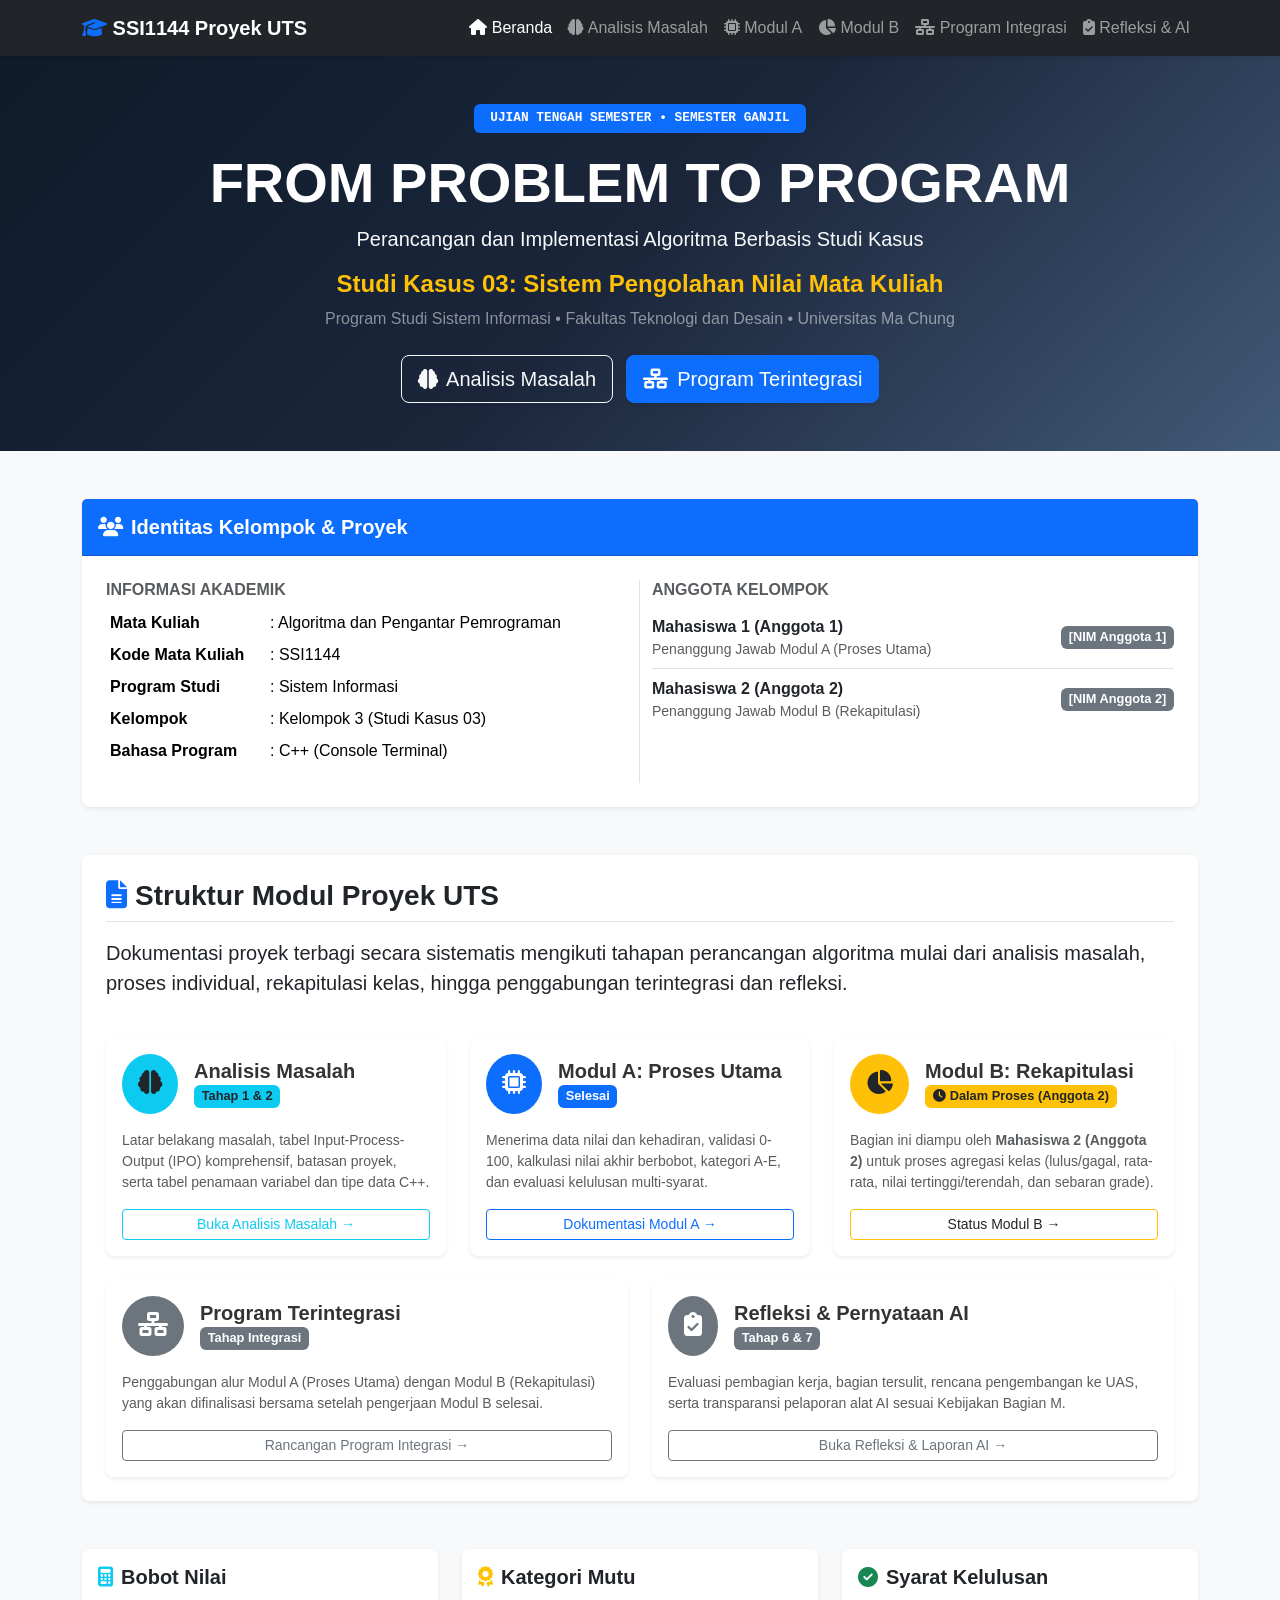
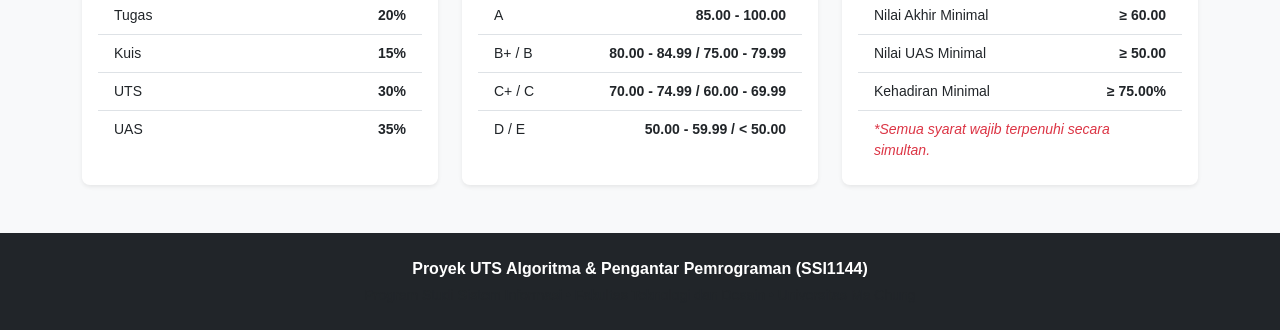
<file: index.html>
<!DOCTYPE html>
<html lang="id">
<head>
    <meta charset="UTF-8">
    <meta name="viewport" content="width=device-width, initial-scale=1.0">
    <title>Proyek UTS SSI1144 - Studi Kasus 03: Pengolahan Nilai Mata Kuliah</title>
    <!-- Bootstrap 5 CSS -->
    <link href="https://cdn.jsdelivr.net/npm/bootstrap@5.3.0/dist/css/bootstrap.min.css" rel="stylesheet">
    <!-- Custom CSS -->
    <link rel="stylesheet" href="assets/css/style.css">
    <!-- Font Awesome -->
    <link rel="stylesheet" href="https://cdnjs.cloudflare.com/ajax/libs/font-awesome/6.4.0/css/all.min.css">
</head>
<body>

    <!-- Navbar -->
    <nav class="navbar navbar-expand-lg navbar-dark bg-dark sticky-top shadow-sm">
        <div class="container">
            <a class="navbar-brand fw-bold" href="index.html">
                <i class="fa-solid fa-graduation-cap text-primary"></i> SSI1144 Proyek UTS
            </a>
            <button class="navbar-toggler" type="button" data-bs-toggle="collapse" data-bs-target="#navbarNav">
                <span class="navbar-toggler-icon"></span>
            </button>
            <div class="collapse navbar-collapse" id="navbarNav">
                <ul class="navbar-nav ms-auto">
                    <li class="nav-item">
                        <a class="nav-link active" href="index.html"><i class="fa-solid fa-house"></i> Beranda</a>
                    </li>
                    <li class="nav-item">
                        <a class="nav-link" href="analisis-masalah.html"><i class="fa-solid fa-brain"></i> Analisis Masalah</a>
                    </li>
                    <li class="nav-item">
                        <a class="nav-link" href="modul-a.html"><i class="fa-solid fa-microchip"></i> Modul A</a>
                    </li>
                    <li class="nav-item">
                        <a class="nav-link" href="modul-b.html"><i class="fa-solid fa-chart-pie"></i> Modul B</a>
                    </li>
                    <li class="nav-item">
                        <a class="nav-link" href="program-terintegrasi.html"><i class="fa-solid fa-network-wired"></i> Program Integrasi</a>
                    </li>
                    <li class="nav-item">
                        <a class="nav-link" href="refleksi.html"><i class="fa-solid fa-clipboard-check"></i> Refleksi &amp; AI</a>
                    </li>
                </ul>
            </div>
        </div>
    </nav>

    <!-- Hero Section -->
    <header class="py-5 text-white hero-section" style="background: linear-gradient(135deg, #0d1b2a, #1b263b, #415a77);">
        <div class="container text-center">
            <span class="badge bg-primary px-3 py-2 mb-3 text-uppercase font-monospace">Ujian Tengah Semester &bull; Semester Ganjil</span>
            <h1 class="display-4 fw-bold">FROM PROBLEM TO PROGRAM</h1>
            <p class="lead text-light mb-2">Perancangan dan Implementasi Algoritma Berbasis Studi Kasus</p>
            <h4 class="text-warning fw-semibold mt-3">Studi Kasus 03: Sistem Pengolahan Nilai Mata Kuliah</h4>
            <p class="text-white-50">Program Studi Sistem Informasi &bull; Fakultas Teknologi dan Desain &bull; Universitas Ma Chung</p>
            <div class="mt-4">
                <a href="analisis-masalah.html" class="btn btn-outline-light btn-lg me-2 shadow-sm"><i class="fa-solid fa-brain me-1"></i> Analisis Masalah</a>
                <a href="program-terintegrasi.html" class="btn btn-primary btn-lg shadow-sm"><i class="fa-solid fa-network-wired me-1"></i> Program Terintegrasi</a>
            </div>
        </div>
    </header>

    <!-- Main Container -->
    <main class="container my-5">
        <!-- Identity Group Card -->
        <div class="card shadow-sm border-0 mb-5">
            <div class="card-header bg-primary text-white py-3">
                <h5 class="mb-0 fw-bold"><i class="fa-solid fa-users me-2"></i>Identitas Kelompok &amp; Proyek</h5>
            </div>
            <div class="card-body p-4">
                <div class="row g-4">
                    <div class="col-md-6 border-end">
                        <h6 class="text-muted text-uppercase fw-bold">Informasi Akademik</h6>
                        <table class="table table-sm table-borderless mt-2">
                            <tr>
                                <td class="fw-bold" style="width: 160px;">Mata Kuliah</td>
                                <td>: Algoritma dan Pengantar Pemrograman</td>
                            </tr>
                            <tr>
                                <td class="fw-bold">Kode Mata Kuliah</td>
                                <td>: SSI1144</td>
                            </tr>
                            <tr>
                                <td class="fw-bold">Program Studi</td>
                                <td>: Sistem Informasi</td>
                            </tr>
                            <tr>
                                <td class="fw-bold">Kelompok</td>
                                <td>: Kelompok 3 (Studi Kasus 03)</td>
                            </tr>
                            <tr>
                                <td class="fw-bold">Bahasa Program</td>
                                <td>: C++ (Console Terminal)</td>
                            </tr>
                        </table>
                    </div>
                    <div class="col-md-6">
                        <h6 class="text-muted text-uppercase fw-bold">Anggota Kelompok</h6>
                        <ul class="list-group list-group-flush mt-2">
                            <li class="list-group-item d-flex justify-content-between align-items-center px-0">
                                <div>
                                    <strong>Mahasiswa 1 (Anggota 1)</strong>
                                    <div class="small text-muted">Penanggung Jawab Modul A (Proses Utama)</div>
                                </div>
                                <span class="badge bg-secondary">[NIM Anggota 1]</span>
                            </li>
                            <li class="list-group-item d-flex justify-content-between align-items-center px-0">
                                <div>
                                    <strong>Mahasiswa 2 (Anggota 2)</strong>
                                    <div class="small text-muted">Penanggung Jawab Modul B (Rekapitulasi)</div>
                                </div>
                                <span class="badge bg-secondary">[NIM Anggota 2]</span>
                            </li>
                        </ul>
                    </div>
                </div>
            </div>
        </div>

        <!-- Section Ringkasan Kasus & Navigasi Modul -->
        <div class="row mb-5" id="ringkasan">
            <div class="col-lg-12">
                <div class="card shadow-sm border-0">
                    <div class="card-body p-4">
                        <h3 class="fw-bold text-dark border-bottom pb-2 mb-3">
                            <i class="fa-solid fa-file-lines text-primary me-2"></i>Struktur Modul Proyek UTS
                        </h3>
                        <p class="lead">
                            Dokumentasi proyek terbagi secara sistematis mengikuti tahapan perancangan algoritma mulai dari analisis masalah, proses individual, rekapitulasi kelas, hingga penggabungan terintegrasi dan refleksi.
                        </p>
                        
                        <div class="row g-4 mt-2">
                            <!-- Card Analisis Masalah -->
                            <div class="col-md-4">
                                <div class="card h-100 border-info border-2 shadow-sm">
                                    <div class="card-body">
                                        <div class="d-flex align-items-center mb-3">
                                            <div class="bg-info text-dark p-3 rounded-circle me-3">
                                                <i class="fa-solid fa-brain fs-4"></i>
                                            </div>
                                            <div>
                                                <h5 class="card-title fw-bold mb-0">Analisis Masalah</h5>
                                                <span class="badge bg-info text-dark">Tahap 1 &amp; 2</span>
                                            </div>
                                        </div>
                                        <p class="card-text text-muted small">
                                            Latar belakang masalah, tabel Input-Process-Output (IPO) komprehensif, batasan proyek, serta tabel penamaan variabel dan tipe data C++.
                                        </p>
                                        <a href="analisis-masalah.html" class="btn btn-outline-info w-100 btn-sm">
                                            Buka Analisis Masalah &rarr;
                                        </a>
                                    </div>
                                </div>
                            </div>

                            <!-- Modul A Overview -->
                            <div class="col-md-4">
                                <div class="card h-100 border-primary border-2 shadow-sm">
                                    <div class="card-body">
                                        <div class="d-flex align-items-center mb-3">
                                            <div class="bg-primary text-white p-3 rounded-circle me-3">
                                                <i class="fa-solid fa-microchip fs-4"></i>
                                            </div>
                                            <div>
                                                <h5 class="card-title fw-bold mb-0">Modul A: Proses Utama</h5>
                                                <span class="badge bg-primary">Selesai</span>
                                            </div>
                                        </div>
                                        <p class="card-text text-muted small">
                                            Menerima data nilai dan kehadiran, validasi 0-100, kalkulasi nilai akhir berbobot, kategori A-E, dan evaluasi kelulusan multi-syarat.
                                        </p>
                                        <a href="modul-a.html" class="btn btn-outline-primary w-100 btn-sm">
                                            Dokumentasi Modul A &rarr;
                                        </a>
                                    </div>
                                </div>
                            </div>

                            <!-- Modul B Overview -->
                            <div class="col-md-4">
                                <div class="card h-100 border-warning border-2 shadow-sm">
                                    <div class="card-body">
                                        <div class="d-flex align-items-center mb-3">
                                            <div class="bg-warning text-dark p-3 rounded-circle me-3">
                                                <i class="fa-solid fa-chart-pie fs-4"></i>
                                            </div>
                                            <div>
                                                <h5 class="card-title fw-bold mb-0">Modul B: Rekapitulasi</h5>
                                                <span class="badge bg-warning text-dark"><i class="fa-solid fa-clock me-1"></i>Dalam Proses (Anggota 2)</span>
                                            </div>
                                        </div>
                                        <p class="card-text text-muted small">
                                            Bagian ini diampu oleh <strong>Mahasiswa 2 (Anggota 2)</strong> untuk proses agregasi kelas (lulus/gagal, rata-rata, nilai tertinggi/terendah, dan sebaran grade).
                                        </p>
                                        <a href="modul-b.html" class="btn btn-outline-warning text-dark w-100 btn-sm">
                                            Status Modul B &rarr;
                                        </a>
                                    </div>
                                </div>
                            </div>

                            <!-- Program Integrasi Overview -->
                            <div class="col-md-6">
                                <div class="card h-100 border-secondary border-2 shadow-sm">
                                    <div class="card-body">
                                        <div class="d-flex align-items-center mb-3">
                                            <div class="bg-secondary text-white p-3 rounded-circle me-3">
                                                <i class="fa-solid fa-network-wired fs-4"></i>
                                            </div>
                                            <div>
                                                <h5 class="card-title fw-bold mb-0">Program Terintegrasi</h5>
                                                <span class="badge bg-secondary">Tahap Integrasi</span>
                                            </div>
                                        </div>
                                        <p class="card-text text-muted small">
                                            Penggabungan alur Modul A (Proses Utama) dengan Modul B (Rekapitulasi) yang akan difinalisasi bersama setelah pengerjaan Modul B selesai.
                                        </p>
                                        <a href="program-terintegrasi.html" class="btn btn-outline-secondary w-100 btn-sm">
                                            Rancangan Program Integrasi &rarr;
                                        </a>
                                    </div>
                                </div>
                            </div>

                            <!-- Refleksi & AI Overview -->
                            <div class="col-md-6">
                                <div class="card h-100 border-secondary border-2 shadow-sm">
                                    <div class="card-body">
                                        <div class="d-flex align-items-center mb-3">
                                            <div class="bg-secondary text-white p-3 rounded-circle me-3">
                                                <i class="fa-solid fa-clipboard-check fs-4"></i>
                                            </div>
                                            <div>
                                                <h5 class="card-title fw-bold mb-0">Refleksi &amp; Pernyataan AI</h5>
                                                <span class="badge bg-secondary">Tahap 6 &amp; 7</span>
                                            </div>
                                        </div>
                                        <p class="card-text text-muted small">
                                            Evaluasi pembagian kerja, bagian tersulit, rencana pengembangan ke UAS, serta transparansi pelaporan alat AI sesuai Kebijakan Bagian M.
                                        </p>
                                        <a href="refleksi.html" class="btn btn-outline-secondary w-100 btn-sm">
                                            Buka Refleksi &amp; Laporan AI &rarr;
                                        </a>
                                    </div>
                                </div>
                            </div>
                        </div>

                    </div>
                </div>
            </div>
        </div>

        <!-- Ketentuan & Parameter Penilaian -->
        <div class="row g-4">
            <div class="col-md-4">
                <div class="card shadow-sm border-0 h-100">
                    <div class="card-body">
                        <h5 class="fw-bold text-dark"><i class="fa-solid fa-calculator text-info me-2"></i>Bobot Nilai</h5>
                        <ul class="list-group list-group-flush small">
                            <li class="list-group-item d-flex justify-content-between"><span>Tugas</span><strong>20%</strong></li>
                            <li class="list-group-item d-flex justify-content-between"><span>Kuis</span><strong>15%</strong></li>
                            <li class="list-group-item d-flex justify-content-between"><span>UTS</span><strong>30%</strong></li>
                            <li class="list-group-item d-flex justify-content-between"><span>UAS</span><strong>35%</strong></li>
                        </ul>
                    </div>
                </div>
            </div>
            <div class="col-md-4">
                <div class="card shadow-sm border-0 h-100">
                    <div class="card-body">
                        <h5 class="fw-bold text-dark"><i class="fa-solid fa-award text-warning me-2"></i>Kategori Mutu</h5>
                        <ul class="list-group list-group-flush small">
                            <li class="list-group-item d-flex justify-content-between"><span>A</span><strong>85.00 - 100.00</strong></li>
                            <li class="list-group-item d-flex justify-content-between"><span>B+ / B</span><strong>80.00 - 84.99 / 75.00 - 79.99</strong></li>
                            <li class="list-group-item d-flex justify-content-between"><span>C+ / C</span><strong>70.00 - 74.99 / 60.00 - 69.99</strong></li>
                            <li class="list-group-item d-flex justify-content-between"><span>D / E</span><strong>50.00 - 59.99 / &lt; 50.00</strong></li>
                        </ul>
                    </div>
                </div>
            </div>
            <div class="col-md-4">
                <div class="card shadow-sm border-0 h-100">
                    <div class="card-body">
                        <h5 class="fw-bold text-dark"><i class="fa-solid fa-circle-check text-success me-2"></i>Syarat Kelulusan</h5>
                        <ul class="list-group list-group-flush small">
                            <li class="list-group-item d-flex justify-content-between"><span>Nilai Akhir Minimal</span><strong>&ge; 60.00</strong></li>
                            <li class="list-group-item d-flex justify-content-between"><span>Nilai UAS Minimal</span><strong>&ge; 50.00</strong></li>
                            <li class="list-group-item d-flex justify-content-between"><span>Kehadiran Minimal</span><strong>&ge; 75.00%</strong></li>
                            <li class="list-group-item text-danger"><em>*Semua syarat wajib terpenuhi secara simultan.</em></li>
                        </ul>
                    </div>
                </div>
            </div>
        </div>

    </main>

    <!-- Footer -->
    <footer class="py-4 bg-dark text-white text-center mt-5">
        <div class="container">
            <p class="m-0 mb-1 fw-bold">Proyek UTS Algoritma &amp; Pengantar Pemrograman (SSI1144)</p>
            <p class="m-0 text-muted small">Program Studi Sistem Informasi &bull; Fakultas Teknologi dan Desain &bull; Universitas Ma Chung</p>
        </div>
    </footer>

    <!-- Bootstrap 5 JS Bundle -->
    <script src="https://cdn.jsdelivr.net/npm/bootstrap@5.3.0/dist/js/bootstrap.bundle.min.js"></script>
    <!-- Custom JS -->
    <script src="assets/js/script.js"></script>
</body>
</html>
</file>
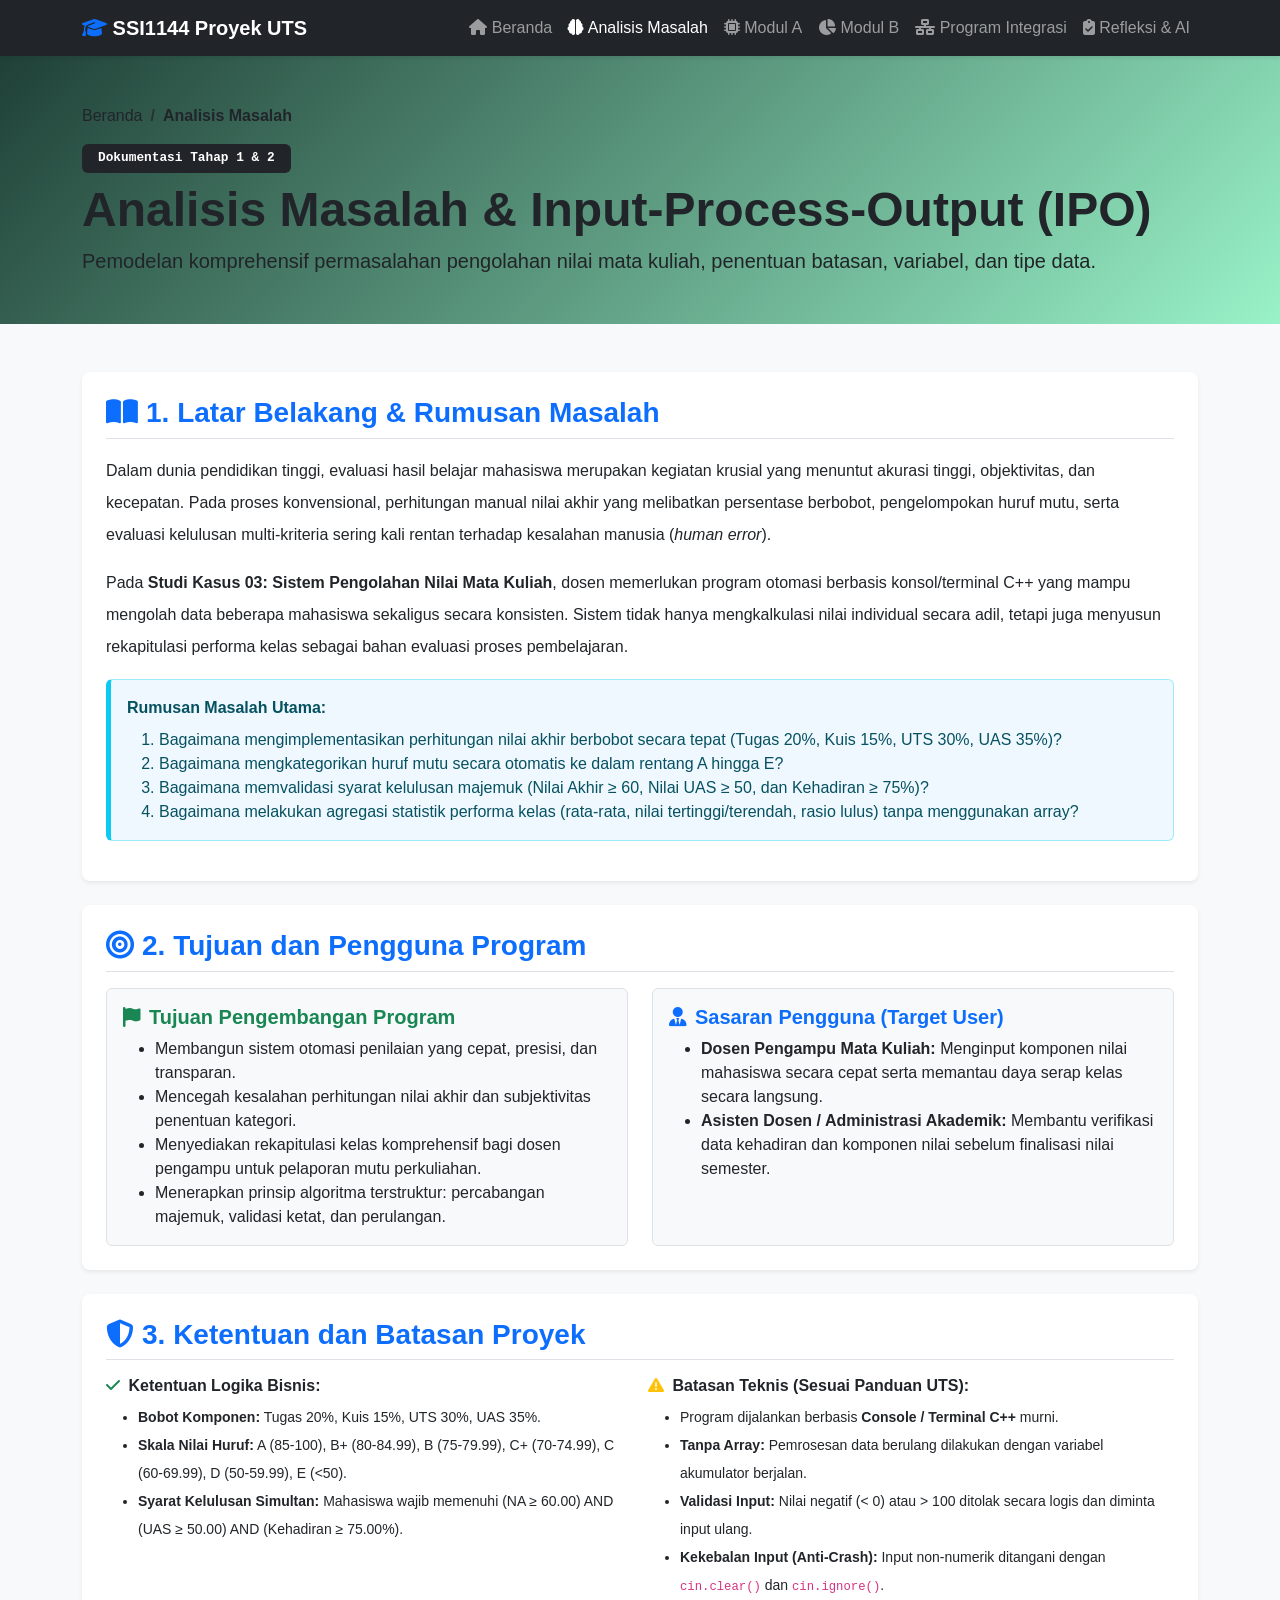
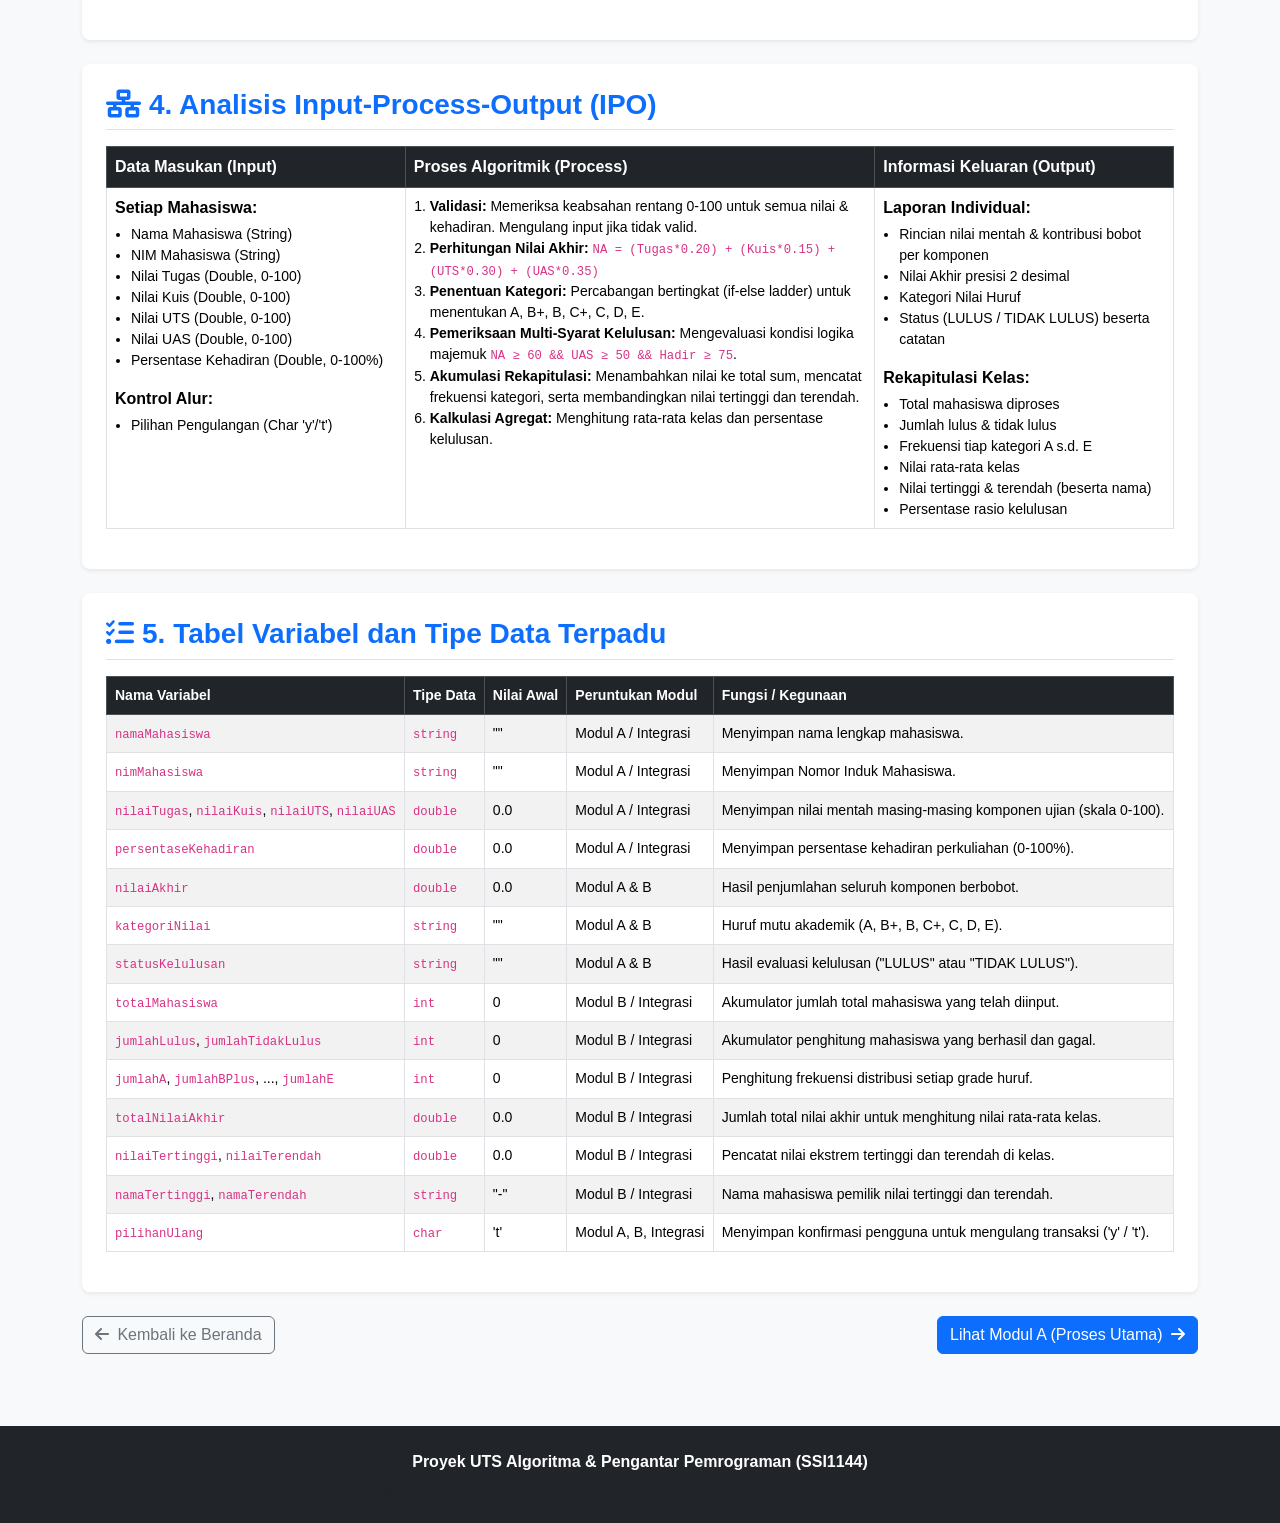
<file: analisis-masalah.html>
<!DOCTYPE html>
<html lang="id">
<head>
    <meta charset="UTF-8">
    <meta name="viewport" content="width=device-width, initial-scale=1.0">
    <title>Analisis Masalah - Studi Kasus 03: Pengolahan Nilai Mata Kuliah</title>
    <!-- Bootstrap 5 CSS -->
    <link href="https://cdn.jsdelivr.net/npm/bootstrap@5.3.0/dist/css/bootstrap.min.css" rel="stylesheet">
    <!-- Custom CSS -->
    <link rel="stylesheet" href="assets/css/style.css">
    <!-- Font Awesome -->
    <link rel="stylesheet" href="https://cdnjs.cloudflare.com/ajax/libs/font-awesome/6.4.0/css/all.min.css">
</head>
<body>

    <!-- Navbar -->
    <nav class="navbar navbar-expand-lg navbar-dark bg-dark sticky-top shadow-sm">
        <div class="container">
            <a class="navbar-brand fw-bold" href="index.html">
                <i class="fa-solid fa-graduation-cap text-primary"></i> SSI1144 Proyek UTS
            </a>
            <button class="navbar-toggler" type="button" data-bs-toggle="collapse" data-bs-target="#navbarNav">
                <span class="navbar-toggler-icon"></span>
            </button>
            <div class="collapse navbar-collapse" id="navbarNav">
                <ul class="navbar-nav ms-auto">
                    <li class="nav-item">
                        <a class="nav-link" href="index.html"><i class="fa-solid fa-house"></i> Beranda</a>
                    </li>
                    <li class="nav-item">
                        <a class="nav-link active" href="analisis-masalah.html"><i class="fa-solid fa-brain"></i> Analisis Masalah</a>
                    </li>
                    <li class="nav-item">
                        <a class="nav-link" href="modul-a.html"><i class="fa-solid fa-microchip"></i> Modul A</a>
                    </li>
                    <li class="nav-item">
                        <a class="nav-link" href="modul-b.html"><i class="fa-solid fa-chart-pie"></i> Modul B</a>
                    </li>
                    <li class="nav-item">
                        <a class="nav-link" href="program-terintegrasi.html"><i class="fa-solid fa-network-wired"></i> Program Integrasi</a>
                    </li>
                    <li class="nav-item">
                        <a class="nav-link" href="refleksi.html"><i class="fa-solid fa-clipboard-check"></i> Refleksi &amp; AI</a>
                    </li>
                </ul>
            </div>
        </div>
    </nav>

    <!-- Header / Hero Section -->
    <header class="py-5 text-white" style="background: linear-gradient(135deg, #1f4037, #99f2c8);">
        <div class="container text-dark">
            <nav aria-label="breadcrumb">
                <ol class="breadcrumb">
                    <li class="breadcrumb-item"><a href="index.html" class="text-dark text-decoration-none">Beranda</a></li>
                    <li class="breadcrumb-item active text-dark fw-bold" aria-current="page">Analisis Masalah</li>
                </ol>
            </nav>
            <span class="badge bg-dark text-white px-3 py-2 mb-2 font-monospace">Dokumentasi Tahap 1 &amp; 2</span>
            <h1 class="display-5 fw-bold text-dark">Analisis Masalah &amp; Input-Process-Output (IPO)</h1>
            <p class="lead mb-0 text-dark">Pemodelan komprehensif permasalahan pengolahan nilai mata kuliah, penentuan batasan, variabel, dan tipe data.</p>
        </div>
    </header>

    <!-- Main Container -->
    <main class="container my-5">
        <div class="row">
            
            <div class="col-lg-12">
                <!-- 1. Latar Belakang & Rumusan Masalah -->
                <div class="card shadow-sm border-0 mb-4">
                    <div class="card-body p-4">
                        <h3 class="fw-bold text-primary border-bottom pb-2 mb-3">
                            <i class="fa-solid fa-book-open me-2"></i>1. Latar Belakang &amp; Rumusan Masalah
                        </h3>
                        <p class="lh-lg">
                            Dalam dunia pendidikan tinggi, evaluasi hasil belajar mahasiswa merupakan kegiatan krusial yang menuntut akurasi tinggi, objektivitas, dan kecepatan. Pada proses konvensional, perhitungan manual nilai akhir yang melibatkan persentase berbobot, pengelompokan huruf mutu, serta evaluasi kelulusan multi-kriteria sering kali rentan terhadap kesalahan manusia (<em>human error</em>).
                        </p>
                        <p class="lh-lg">
                            Pada <strong>Studi Kasus 03: Sistem Pengolahan Nilai Mata Kuliah</strong>, dosen memerlukan program otomasi berbasis konsol/terminal C++ yang mampu mengolah data beberapa mahasiswa sekaligus secara konsisten. Sistem tidak hanya mengkalkulasi nilai individual secara adil, tetapi juga menyusun rekapitulasi performa kelas sebagai bahan evaluasi proses pembelajaran.
                        </p>
                        <div class="alert alert-info">
                            <strong>Rumusan Masalah Utama:</strong>
                            <ol class="mb-0 mt-2">
                                <li>Bagaimana mengimplementasikan perhitungan nilai akhir berbobot secara tepat (Tugas 20%, Kuis 15%, UTS 30%, UAS 35%)?</li>
                                <li>Bagaimana mengkategorikan huruf mutu secara otomatis ke dalam rentang A hingga E?</li>
                                <li>Bagaimana memvalidasi syarat kelulusan majemuk (Nilai Akhir &ge; 60, Nilai UAS &ge; 50, dan Kehadiran &ge; 75%)?</li>
                                <li>Bagaimana melakukan agregasi statistik performa kelas (rata-rata, nilai tertinggi/terendah, rasio lulus) tanpa menggunakan array?</li>
                            </ol>
                        </div>
                    </div>
                </div>

                <!-- 2. Tujuan & Pengguna Program -->
                <div class="card shadow-sm border-0 mb-4">
                    <div class="card-body p-4">
                        <h3 class="fw-bold text-primary border-bottom pb-2 mb-3">
                            <i class="fa-solid fa-bullseye me-2"></i>2. Tujuan dan Pengguna Program
                        </h3>
                        <div class="row g-4">
                            <div class="col-md-6">
                                <div class="p-3 bg-light rounded border h-100">
                                    <h5 class="fw-bold text-success"><i class="fa-solid fa-flag me-2"></i>Tujuan Pengembangan Program</h5>
                                    <ul class="lh-base mb-0">
                                        <li>Membangun sistem otomasi penilaian yang cepat, presisi, dan transparan.</li>
                                        <li>Mencegah kesalahan perhitungan nilai akhir dan subjektivitas penentuan kategori.</li>
                                        <li>Menyediakan rekapitulasi kelas komprehensif bagi dosen pengampu untuk pelaporan mutu perkuliahan.</li>
                                        <li>Menerapkan prinsip algoritma terstruktur: percabangan majemuk, validasi ketat, dan perulangan.</li>
                                    </ul>
                                </div>
                            </div>
                            <div class="col-md-6">
                                <div class="p-3 bg-light rounded border h-100">
                                    <h5 class="fw-bold text-primary"><i class="fa-solid fa-user-tie me-2"></i>Sasaran Pengguna (Target User)</h5>
                                    <ul class="lh-base mb-0">
                                        <li><strong>Dosen Pengampu Mata Kuliah:</strong> Menginput komponen nilai mahasiswa secara cepat serta memantau daya serap kelas secara langsung.</li>
                                        <li><strong>Asisten Dosen / Administrasi Akademik:</strong> Membantu verifikasi data kehadiran dan komponen nilai sebelum finalisasi nilai semester.</li>
                                    </ul>
                                </div>
                            </div>
                        </div>
                    </div>
                </div>

                <!-- 3. Ketentuan dan Batasan Proyek -->
                <div class="card shadow-sm border-0 mb-4">
                    <div class="card-body p-4">
                        <h3 class="fw-bold text-primary border-bottom pb-2 mb-3">
                            <i class="fa-solid fa-shield-halved me-2"></i>3. Ketentuan dan Batasan Proyek
                        </h3>
                        <div class="row g-3">
                            <div class="col-md-6">
                                <h6 class="fw-bold text-dark"><i class="fa-solid fa-check me-1 text-success"></i> Ketentuan Logika Bisnis:</h6>
                                <ul class="small lh-lg">
                                    <li><strong>Bobot Komponen:</strong> Tugas 20%, Kuis 15%, UTS 30%, UAS 35%.</li>
                                    <li><strong>Skala Nilai Huruf:</strong> A (85-100), B+ (80-84.99), B (75-79.99), C+ (70-74.99), C (60-69.99), D (50-59.99), E (&lt;50).</li>
                                    <li><strong>Syarat Kelulusan Simultan:</strong> Mahasiswa wajib memenuhi (NA &ge; 60.00) AND (UAS &ge; 50.00) AND (Kehadiran &ge; 75.00%).</li>
                                </ul>
                            </div>
                            <div class="col-md-6">
                                <h6 class="fw-bold text-dark"><i class="fa-solid fa-triangle-exclamation me-1 text-warning"></i> Batasan Teknis (Sesuai Panduan UTS):</h6>
                                <ul class="small lh-lg">
                                    <li>Program dijalankan berbasis <strong>Console / Terminal C++</strong> murni.</li>
                                    <li><strong>Tanpa Array:</strong> Pemrosesan data berulang dilakukan dengan variabel akumulator berjalan.</li>
                                    <li><strong>Validasi Input:</strong> Nilai negatif (&lt; 0) atau &gt; 100 ditolak secara logis dan diminta input ulang.</li>
                                    <li><strong>Kekebalan Input (Anti-Crash):</strong> Input non-numerik ditangani dengan <code>cin.clear()</code> dan <code>cin.ignore()</code>.</li>
                                </ul>
                            </div>
                        </div>
                    </div>
                </div>

                <!-- 4. Analisis Input-Process-Output (Tabel IPO Lengkap) -->
                <div class="card shadow-sm border-0 mb-4">
                    <div class="card-body p-4">
                        <h3 class="fw-bold text-primary border-bottom pb-2 mb-3">
                            <i class="fa-solid fa-network-wired me-2"></i>4. Analisis Input-Process-Output (IPO)
                        </h3>
                        <div class="table-responsive">
                            <table class="table table-bordered align-top">
                                <thead class="table-dark">
                                    <tr>
                                        <th style="width: 28%;">Data Masukan (Input)</th>
                                        <th style="width: 44%;">Proses Algoritmik (Process)</th>
                                        <th style="width: 28%;">Informasi Keluaran (Output)</th>
                                    </tr>
                                </thead>
                                <tbody>
                                    <tr>
                                        <td>
                                            <p class="fw-bold mb-1">Setiap Mahasiswa:</p>
                                            <ul class="small ps-3">
                                                <li>Nama Mahasiswa (String)</li>
                                                <li>NIM Mahasiswa (String)</li>
                                                <li>Nilai Tugas (Double, 0-100)</li>
                                                <li>Nilai Kuis (Double, 0-100)</li>
                                                <li>Nilai UTS (Double, 0-100)</li>
                                                <li>Nilai UAS (Double, 0-100)</li>
                                                <li>Persentase Kehadiran (Double, 0-100%)</li>
                                            </ul>
                                            <p class="fw-bold mb-1">Kontrol Alur:</p>
                                            <ul class="small ps-3 mb-0">
                                                <li>Pilihan Pengulangan (Char 'y'/'t')</li>
                                            </ul>
                                        </td>
                                        <td>
                                            <ol class="small ps-3 mb-0">
                                                <li><strong>Validasi:</strong> Memeriksa keabsahan rentang 0-100 untuk semua nilai &amp; kehadiran. Mengulang input jika tidak valid.</li>
                                                <li><strong>Perhitungan Nilai Akhir:</strong>
                                                    <code>NA = (Tugas*0.20) + (Kuis*0.15) + (UTS*0.30) + (UAS*0.35)</code>
                                                </li>
                                                <li><strong>Penentuan Kategori:</strong>
                                                    Percabangan bertingkat (if-else ladder) untuk menentukan A, B+, B, C+, C, D, E.
                                                </li>
                                                <li><strong>Pemeriksaan Multi-Syarat Kelulusan:</strong>
                                                    Mengevaluasi kondisi logika majemuk <code>NA &ge; 60 &amp;&amp; UAS &ge; 50 &amp;&amp; Hadir &ge; 75</code>.
                                                </li>
                                                <li><strong>Akumulasi Rekapitulasi:</strong>
                                                    Menambahkan nilai ke total sum, mencatat frekuensi kategori, serta membandingkan nilai tertinggi dan terendah.
                                                </li>
                                                <li><strong>Kalkulasi Agregat:</strong>
                                                    Menghitung rata-rata kelas dan persentase kelulusan.
                                                </li>
                                            </ol>
                                        </td>
                                        <td>
                                            <p class="fw-bold mb-1">Laporan Individual:</p>
                                            <ul class="small ps-3">
                                                <li>Rincian nilai mentah &amp; kontribusi bobot per komponen</li>
                                                <li>Nilai Akhir presisi 2 desimal</li>
                                                <li>Kategori Nilai Huruf</li>
                                                <li>Status (LULUS / TIDAK LULUS) beserta catatan</li>
                                            </ul>
                                            <p class="fw-bold mb-1">Rekapitulasi Kelas:</p>
                                            <ul class="small ps-3 mb-0">
                                                <li>Total mahasiswa diproses</li>
                                                <li>Jumlah lulus &amp; tidak lulus</li>
                                                <li>Frekuensi tiap kategori A s.d. E</li>
                                                <li>Nilai rata-rata kelas</li>
                                                <li>Nilai tertinggi &amp; terendah (beserta nama)</li>
                                                <li>Persentase rasio kelulusan</li>
                                            </ul>
                                        </td>
                                    </tr>
                                </tbody>
                            </table>
                        </div>
                    </div>
                </div>

                <!-- 5. Variabel dan Tipe Data Terpadu -->
                <div class="card shadow-sm border-0 mb-4">
                    <div class="card-body p-4">
                        <h3 class="fw-bold text-primary border-bottom pb-2 mb-3">
                            <i class="fa-solid fa-list-check me-2"></i>5. Tabel Variabel dan Tipe Data Terpadu
                        </h3>
                        <div class="table-responsive">
                            <table class="table table-striped table-hover table-bordered small">
                                <thead class="table-dark">
                                    <tr>
                                        <th>Nama Variabel</th>
                                        <th>Tipe Data</th>
                                        <th>Nilai Awal</th>
                                        <th>Peruntukan Modul</th>
                                        <th>Fungsi / Kegunaan</th>
                                    </tr>
                                </thead>
                                <tbody>
                                    <tr>
                                        <td><code>namaMahasiswa</code></td>
                                        <td><code>string</code></td>
                                        <td>""</td>
                                        <td>Modul A / Integrasi</td>
                                        <td>Menyimpan nama lengkap mahasiswa.</td>
                                    </tr>
                                    <tr>
                                        <td><code>nimMahasiswa</code></td>
                                        <td><code>string</code></td>
                                        <td>""</td>
                                        <td>Modul A / Integrasi</td>
                                        <td>Menyimpan Nomor Induk Mahasiswa.</td>
                                    </tr>
                                    <tr>
                                        <td><code>nilaiTugas</code>, <code>nilaiKuis</code>, <code>nilaiUTS</code>, <code>nilaiUAS</code></td>
                                        <td><code>double</code></td>
                                        <td>0.0</td>
                                        <td>Modul A / Integrasi</td>
                                        <td>Menyimpan nilai mentah masing-masing komponen ujian (skala 0-100).</td>
                                    </tr>
                                    <tr>
                                        <td><code>persentaseKehadiran</code></td>
                                        <td><code>double</code></td>
                                        <td>0.0</td>
                                        <td>Modul A / Integrasi</td>
                                        <td>Menyimpan persentase kehadiran perkuliahan (0-100%).</td>
                                    </tr>
                                    <tr>
                                        <td><code>nilaiAkhir</code></td>
                                        <td><code>double</code></td>
                                        <td>0.0</td>
                                        <td>Modul A &amp; B</td>
                                        <td>Hasil penjumlahan seluruh komponen berbobot.</td>
                                    </tr>
                                    <tr>
                                        <td><code>kategoriNilai</code></td>
                                        <td><code>string</code></td>
                                        <td>""</td>
                                        <td>Modul A &amp; B</td>
                                        <td>Huruf mutu akademik (A, B+, B, C+, C, D, E).</td>
                                    </tr>
                                    <tr>
                                        <td><code>statusKelulusan</code></td>
                                        <td><code>string</code></td>
                                        <td>""</td>
                                        <td>Modul A &amp; B</td>
                                        <td>Hasil evaluasi kelulusan ("LULUS" atau "TIDAK LULUS").</td>
                                    </tr>
                                    <tr>
                                        <td><code>totalMahasiswa</code></td>
                                        <td><code>int</code></td>
                                        <td>0</td>
                                        <td>Modul B / Integrasi</td>
                                        <td>Akumulator jumlah total mahasiswa yang telah diinput.</td>
                                    </tr>
                                    <tr>
                                        <td><code>jumlahLulus</code>, <code>jumlahTidakLulus</code></td>
                                        <td><code>int</code></td>
                                        <td>0</td>
                                        <td>Modul B / Integrasi</td>
                                        <td>Akumulator penghitung mahasiswa yang berhasil dan gagal.</td>
                                    </tr>
                                    <tr>
                                        <td><code>jumlahA</code>, <code>jumlahBPlus</code>, ..., <code>jumlahE</code></td>
                                        <td><code>int</code></td>
                                        <td>0</td>
                                        <td>Modul B / Integrasi</td>
                                        <td>Penghitung frekuensi distribusi setiap grade huruf.</td>
                                    </tr>
                                    <tr>
                                        <td><code>totalNilaiAkhir</code></td>
                                        <td><code>double</code></td>
                                        <td>0.0</td>
                                        <td>Modul B / Integrasi</td>
                                        <td>Jumlah total nilai akhir untuk menghitung nilai rata-rata kelas.</td>
                                    </tr>
                                    <tr>
                                        <td><code>nilaiTertinggi</code>, <code>nilaiTerendah</code></td>
                                        <td><code>double</code></td>
                                        <td>0.0</td>
                                        <td>Modul B / Integrasi</td>
                                        <td>Pencatat nilai ekstrem tertinggi dan terendah di kelas.</td>
                                    </tr>
                                    <tr>
                                        <td><code>namaTertinggi</code>, <code>namaTerendah</code></td>
                                        <td><code>string</code></td>
                                        <td>"-"</td>
                                        <td>Modul B / Integrasi</td>
                                        <td>Nama mahasiswa pemilik nilai tertinggi dan terendah.</td>
                                    </tr>
                                    <tr>
                                        <td><code>pilihanUlang</code></td>
                                        <td><code>char</code></td>
                                        <td>'t'</td>
                                        <td>Modul A, B, Integrasi</td>
                                        <td>Menyimpan konfirmasi pengguna untuk mengulang transaksi ('y' / 't').</td>
                                    </tr>
                                </tbody>
                            </table>
                        </div>
                    </div>
                </div>

                <!-- Navigation buttons -->
                <div class="d-flex justify-content-between my-4">
                    <a href="index.html" class="btn btn-outline-secondary">
                        <i class="fa-solid fa-arrow-left me-1"></i> Kembali ke Beranda
                    </a>
                    <a href="modul-a.html" class="btn btn-primary">
                        Lihat Modul A (Proses Utama) <i class="fa-solid fa-arrow-right ms-1"></i>
                    </a>
                </div>

            </div>
        </div>
    </main>

    <!-- Footer -->
    <footer class="py-4 bg-dark text-white text-center mt-5">
        <div class="container">
            <p class="m-0 mb-1 fw-bold">Proyek UTS Algoritma &amp; Pengantar Pemrograman (SSI1144)</p>
            <p class="m-0 text-muted small">Program Studi Sistem Informasi &bull; Fakultas Teknologi dan Desain &bull; Universitas Ma Chung</p>
        </div>
    </footer>

    <!-- Bootstrap 5 JS Bundle -->
    <script src="https://cdn.jsdelivr.net/npm/bootstrap@5.3.0/dist/js/bootstrap.bundle.min.js"></script>
</body>
</html>
</file>
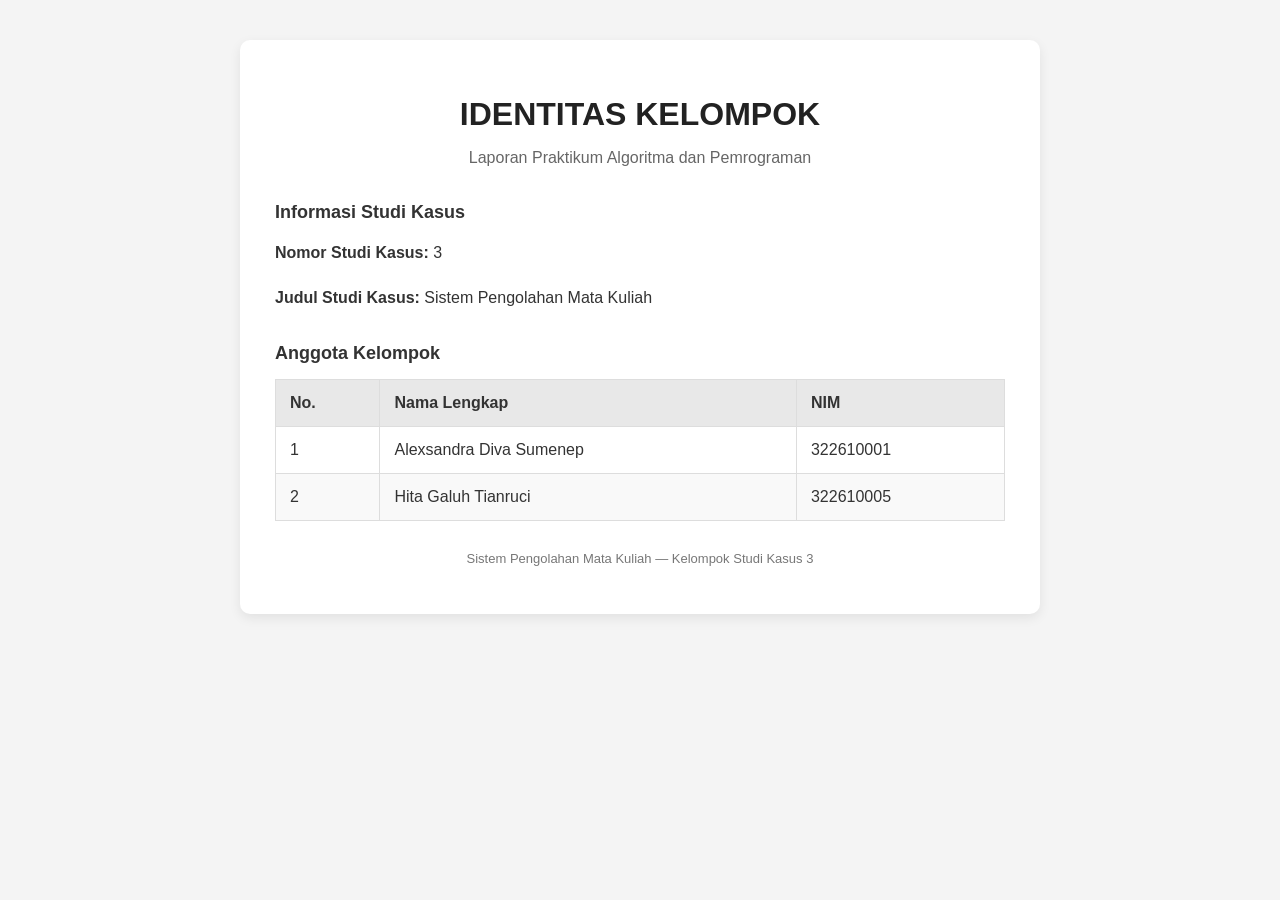
<file: identitas.html>
<!DOCTYPE html>
<html lang="id">
<head>
    <meta charset="UTF-8">
    <meta name="viewport" content="width=device-width, initial-scale=1.0">
    <title>Identitas Kelompok | UTS Alpro</title>

    <style>
        * {
            box-sizing: border-box;
        }

        body {
            font-family: Arial, sans-serif;
            background-color: #f4f4f4;
            color: #333;
            margin: 0;
            padding: 40px 20px;
        }

        .container {
            max-width: 800px;
            margin: auto;
            background-color: white;
            padding: 35px;
            border-radius: 10px;
            box-shadow: 0 4px 12px rgba(0, 0, 0, 0.08);
        }

        h1 {
            text-align: center;
            margin-bottom: 8px;
            color: #222;
        }

        .subtitle {
            text-align: center;
            color: #666;
            margin-bottom: 35px;
        }

        h2 {
            font-size: 18px;
            margin-bottom: 15px;
        }

        .info {
            margin-bottom: 30px;
            line-height: 1.8;
        }

        table {
            width: 100%;
            border-collapse: collapse;
        }

        th, td {
            border: 1px solid #ddd;
            padding: 14px;
            text-align: left;
        }

        th {
            background-color: #e8e8e8;
        }

        tr:nth-child(even) {
            background-color: #f9f9f9;
        }

        .footer {
            margin-top: 30px;
            text-align: center;
            font-size: 13px;
            color: #777;
        }

        @media (max-width: 600px) {
            .container {
                padding: 20px;
            }

            th, td {
                padding: 9px;
                font-size: 13px;
            }
        }
    </style>
</head>

<body>
    <div class="container">
        <h1>IDENTITAS KELOMPOK</h1>
        <p class="subtitle">Laporan Praktikum Algoritma dan Pemrograman</p>

        <h2>Informasi Studi Kasus</h2>

        <div class="info">
            <p>
                <strong>Nomor Studi Kasus:</strong> 3
            </p>
            <p>
                <strong>Judul Studi Kasus:</strong>
                Sistem Pengolahan Mata Kuliah
            </p>
        </div>

        <h2>Anggota Kelompok</h2>

        <table>
            <thead>
                <tr>
                    <th>No.</th>
                    <th>Nama Lengkap</th>
                    <th>NIM</th>
                </tr>
            </thead>

            <tbody>
                <tr>
                    <td>1</td>
                    <td>Alexsandra Diva Sumenep</td>
                    <td>322610001</td>
                </tr>
                <tr>
                    <td>2</td>
                    <td>Hita Galuh Tianruci</td>
                    <td>322610005</td>
                </tr>
            </tbody>
        </table>

        <p class="footer">
            Sistem Pengolahan Mata Kuliah &mdash; Kelompok Studi Kasus 3
        </p>
    </div>
</body>
</html>
</file>
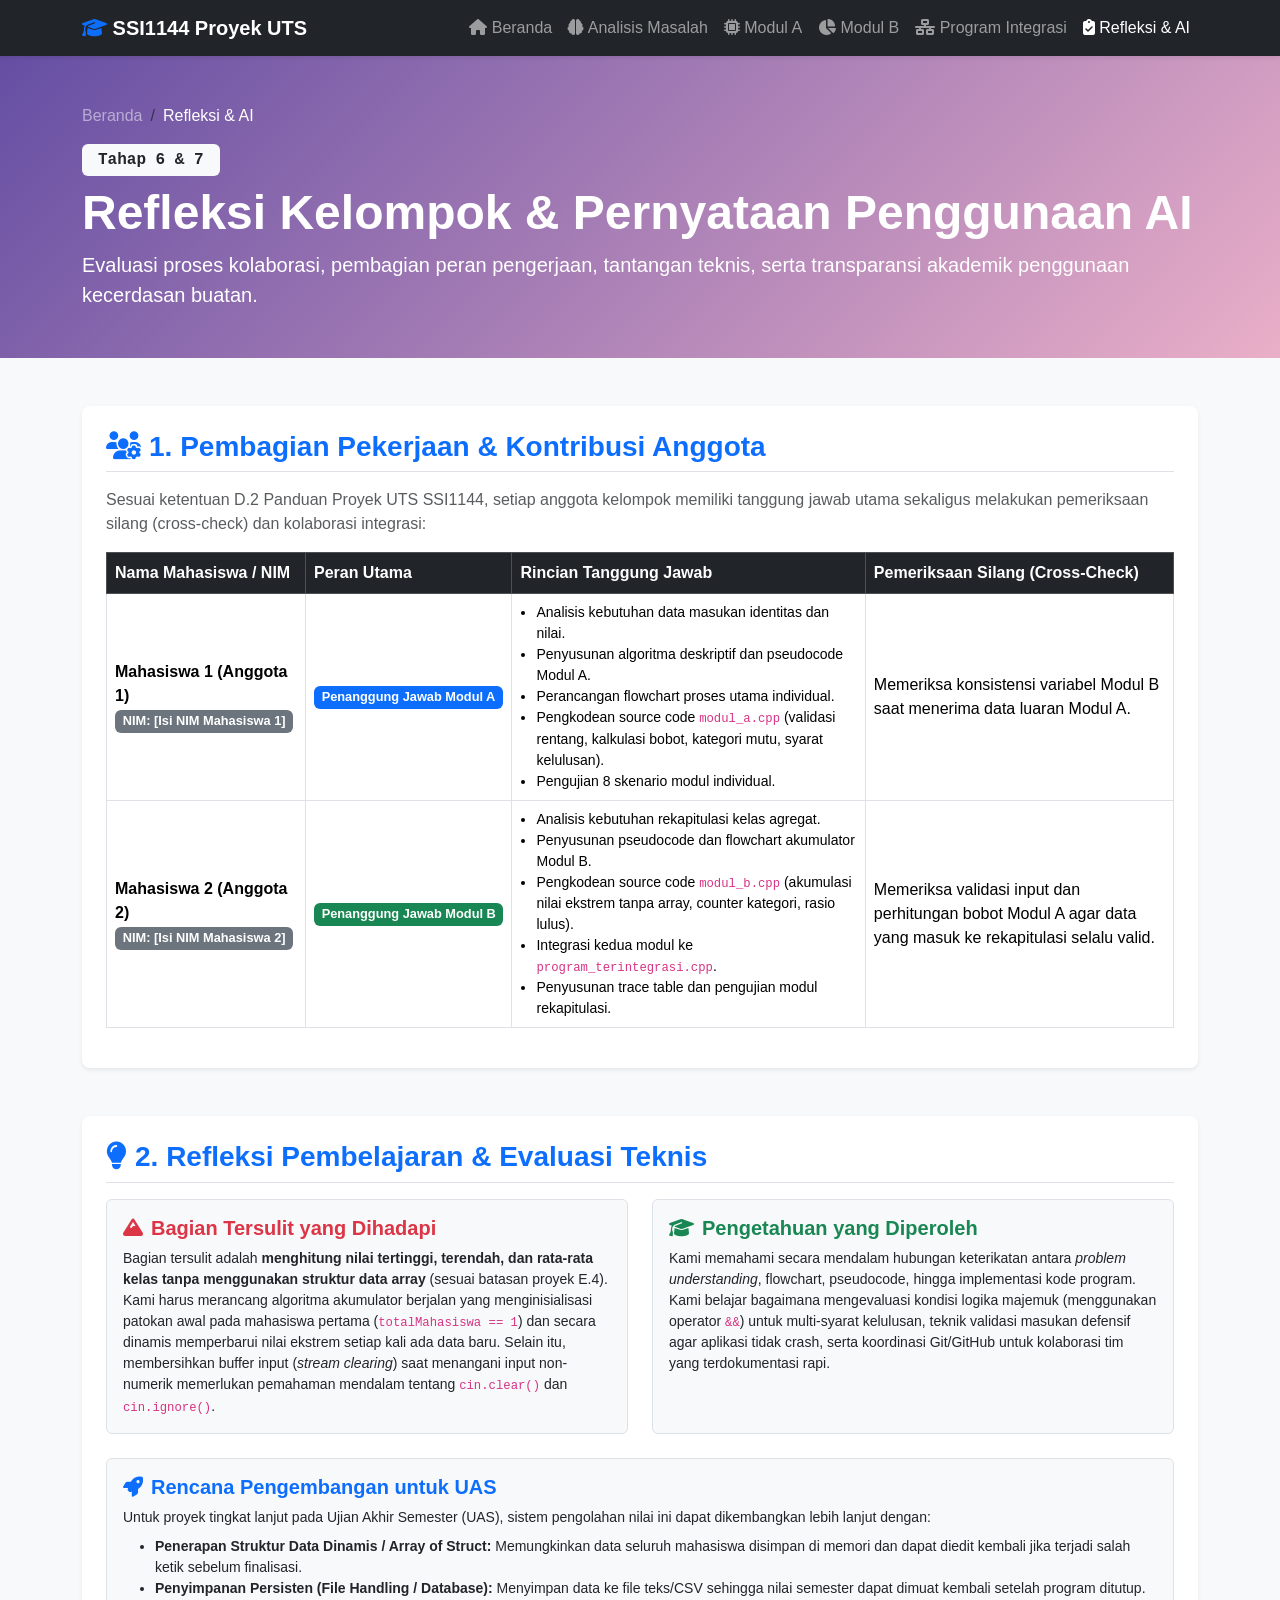
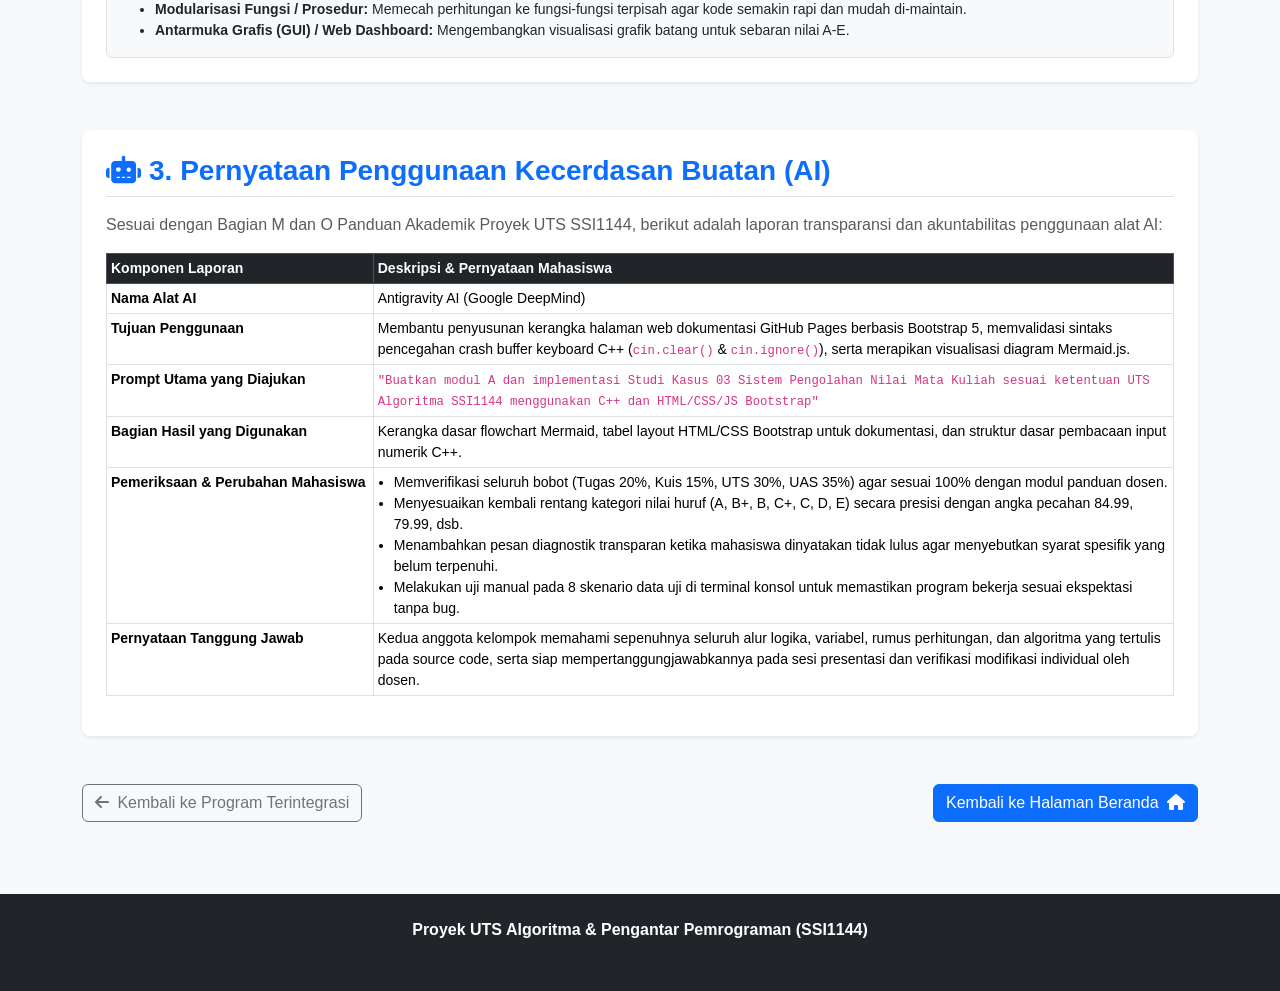
<file: refleksi.html>
<!DOCTYPE html>
<html lang="id">
<head>
    <meta charset="UTF-8">
    <meta name="viewport" content="width=device-width, initial-scale=1.0">
    <title>Refleksi &amp; Pernyataan AI - Proyek UTS SSI1144</title>
    <!-- Bootstrap 5 CSS -->
    <link href="https://cdn.jsdelivr.net/npm/bootstrap@5.3.0/dist/css/bootstrap.min.css" rel="stylesheet">
    <!-- Custom CSS -->
    <link rel="stylesheet" href="assets/css/style.css">
    <!-- Font Awesome -->
    <link rel="stylesheet" href="https://cdnjs.cloudflare.com/ajax/libs/font-awesome/6.4.0/css/all.min.css">
</head>
<body>

    <!-- Navbar -->
    <nav class="navbar navbar-expand-lg navbar-dark bg-dark sticky-top shadow-sm">
        <div class="container">
            <a class="navbar-brand fw-bold" href="index.html">
                <i class="fa-solid fa-graduation-cap text-primary"></i> SSI1144 Proyek UTS
            </a>
            <button class="navbar-toggler" type="button" data-bs-toggle="collapse" data-bs-target="#navbarNav">
                <span class="navbar-toggler-icon"></span>
            </button>
            <div class="collapse navbar-collapse" id="navbarNav">
                <ul class="navbar-nav ms-auto">
                    <li class="nav-item">
                        <a class="nav-link" href="index.html"><i class="fa-solid fa-house"></i> Beranda</a>
                    </li>
                    <li class="nav-item">
                        <a class="nav-link" href="analisis-masalah.html"><i class="fa-solid fa-brain"></i> Analisis Masalah</a>
                    </li>
                    <li class="nav-item">
                        <a class="nav-link" href="modul-a.html"><i class="fa-solid fa-microchip"></i> Modul A</a>
                    </li>
                    <li class="nav-item">
                        <a class="nav-link" href="modul-b.html"><i class="fa-solid fa-chart-pie"></i> Modul B</a>
                    </li>
                    <li class="nav-item">
                        <a class="nav-link" href="program-terintegrasi.html"><i class="fa-solid fa-network-wired"></i> Program Integrasi</a>
                    </li>
                    <li class="nav-item">
                        <a class="nav-link active" href="refleksi.html"><i class="fa-solid fa-clipboard-check"></i> Refleksi &amp; AI</a>
                    </li>
                </ul>
            </div>
        </div>
    </nav>

    <!-- Header / Hero Section -->
    <header class="py-5 text-white" style="background: linear-gradient(135deg, #654ea3 0%, #eaafc8 100%);">
        <div class="container">
            <nav aria-label="breadcrumb">
                <ol class="breadcrumb">
                    <li class="breadcrumb-item"><a href="index.html" class="text-white-50 text-decoration-none">Beranda</a></li>
                    <li class="breadcrumb-item active text-white" aria-current="page">Refleksi &amp; AI</li>
                </ol>
            </nav>
            <span class="badge bg-light text-dark px-3 py-2 mb-2 font-monospace fs-6">Tahap 6 &amp; 7</span>
            <h1 class="display-5 fw-bold">Refleksi Kelompok &amp; Pernyataan Penggunaan AI</h1>
            <p class="lead mb-0">Evaluasi proses kolaborasi, pembagian peran pengerjaan, tantangan teknis, serta transparansi akademik penggunaan kecerdasan buatan.</p>
        </div>
    </header>

    <!-- Main Container -->
    <main class="container my-5">
        <div class="row">
            
            <div class="col-lg-12">

                <!-- 1. PEMBAGIAN PEKERJAAN & KONTRIBUSI ANGGOTA -->
                <div class="card shadow-sm border-0 mb-5">
                    <div class="card-body p-4">
                        <h3 class="fw-bold text-primary border-bottom pb-2 mb-3">
                            <i class="fa-solid fa-users-gear me-2"></i>1. Pembagian Pekerjaan &amp; Kontribusi Anggota
                        </h3>
                        <p class="text-muted">
                            Sesuai ketentuan D.2 Panduan Proyek UTS SSI1144, setiap anggota kelompok memiliki tanggung jawab utama sekaligus melakukan pemeriksaan silang (cross-check) dan kolaborasi integrasi:
                        </p>
                        <div class="table-responsive">
                            <table class="table table-bordered align-middle">
                                <thead class="table-dark">
                                    <tr>
                                        <th>Nama Mahasiswa / NIM</th>
                                        <th>Peran Utama</th>
                                        <th>Rincian Tanggung Jawab</th>
                                        <th>Pemeriksaan Silang (Cross-Check)</th>
                                    </tr>
                                </thead>
                                <tbody>
                                    <tr>
                                        <td>
                                            <strong>Mahasiswa 1 (Anggota 1)</strong><br>
                                            <span class="badge bg-secondary">NIM: [Isi NIM Mahasiswa 1]</span>
                                        </td>
                                        <td><span class="badge bg-primary">Penanggung Jawab Modul A</span></td>
                                        <td>
                                            <ul class="small mb-0 ps-3">
                                                <li>Analisis kebutuhan data masukan identitas dan nilai.</li>
                                                <li>Penyusunan algoritma deskriptif dan pseudocode Modul A.</li>
                                                <li>Perancangan flowchart proses utama individual.</li>
                                                <li>Pengkodean source code <code>modul_a.cpp</code> (validasi rentang, kalkulasi bobot, kategori mutu, syarat kelulusan).</li>
                                                <li>Pengujian 8 skenario modul individual.</li>
                                            </ul>
                                        </td>
                                        <td>Memeriksa konsistensi variabel Modul B saat menerima data luaran Modul A.</td>
                                    </tr>
                                    <tr>
                                        <td>
                                            <strong>Mahasiswa 2 (Anggota 2)</strong><br>
                                            <span class="badge bg-secondary">NIM: [Isi NIM Mahasiswa 2]</span>
                                        </td>
                                        <td><span class="badge bg-success">Penanggung Jawab Modul B</span></td>
                                        <td>
                                            <ul class="small mb-0 ps-3">
                                                <li>Analisis kebutuhan rekapitulasi kelas agregat.</li>
                                                <li>Penyusunan pseudocode dan flowchart akumulator Modul B.</li>
                                                <li>Pengkodean source code <code>modul_b.cpp</code> (akumulasi nilai ekstrem tanpa array, counter kategori, rasio lulus).</li>
                                                <li>Integrasi kedua modul ke <code>program_terintegrasi.cpp</code>.</li>
                                                <li>Penyusunan trace table dan pengujian modul rekapitulasi.</li>
                                            </ul>
                                        </td>
                                        <td>Memeriksa validasi input dan perhitungan bobot Modul A agar data yang masuk ke rekapitulasi selalu valid.</td>
                                    </tr>
                                </tbody>
                            </table>
                        </div>
                    </div>
                </div>

                <!-- 2. REFLEKSI PROSES PENGERJAAN -->
                <div class="card shadow-sm border-0 mb-5">
                    <div class="card-body p-4">
                        <h3 class="fw-bold text-primary border-bottom pb-2 mb-3">
                            <i class="fa-solid fa-lightbulb me-2"></i>2. Refleksi Pembelajaran &amp; Evaluasi Teknis
                        </h3>
                        
                        <div class="row g-4">
                            <div class="col-md-6">
                                <div class="border p-3 rounded bg-light h-100">
                                    <h5 class="fw-bold text-danger"><i class="fa-solid fa-mountain me-2"></i>Bagian Tersulit yang Dihadapi</h5>
                                    <p class="small lh-base mb-0">
                                        Bagian tersulit adalah <strong>menghitung nilai tertinggi, terendah, dan rata-rata kelas tanpa menggunakan struktur data array</strong> (sesuai batasan proyek E.4). Kami harus merancang algoritma akumulator berjalan yang menginisialisasi patokan awal pada mahasiswa pertama (<code>totalMahasiswa == 1</code>) dan secara dinamis memperbarui nilai ekstrem setiap kali ada data baru. Selain itu, membersihkan buffer input (<em>stream clearing</em>) saat menangani input non-numerik memerlukan pemahaman mendalam tentang <code>cin.clear()</code> dan <code>cin.ignore()</code>.
                                    </p>
                                </div>
                            </div>
                            <div class="col-md-6">
                                <div class="border p-3 rounded bg-light h-100">
                                    <h5 class="fw-bold text-success"><i class="fa-solid fa-graduation-cap me-2"></i>Pengetahuan yang Diperoleh</h5>
                                    <p class="small lh-base mb-0">
                                        Kami memahami secara mendalam hubungan keterikatan antara <em>problem understanding</em>, flowchart, pseudocode, hingga implementasi kode program. Kami belajar bagaimana mengevaluasi kondisi logika majemuk (menggunakan operator <code>&amp;&amp;</code>) untuk multi-syarat kelulusan, teknik validasi masukan defensif agar aplikasi tidak crash, serta koordinasi Git/GitHub untuk kolaborasi tim yang terdokumentasi rapi.
                                    </p>
                                </div>
                            </div>
                            <div class="col-md-12">
                                <div class="border p-3 rounded bg-light">
                                    <h5 class="fw-bold text-primary"><i class="fa-solid fa-rocket me-2"></i>Rencana Pengembangan untuk UAS</h5>
                                    <p class="small lh-base mb-2">
                                        Untuk proyek tingkat lanjut pada Ujian Akhir Semester (UAS), sistem pengolahan nilai ini dapat dikembangkan lebih lanjut dengan:
                                    </p>
                                    <ul class="small mb-0">
                                        <li><strong>Penerapan Struktur Data Dinamis / Array of Struct:</strong> Memungkinkan data seluruh mahasiswa disimpan di memori dan dapat diedit kembali jika terjadi salah ketik sebelum finalisasi.</li>
                                        <li><strong>Penyimpanan Persisten (File Handling / Database):</strong> Menyimpan data ke file teks/CSV sehingga nilai semester dapat dimuat kembali setelah program ditutup.</li>
                                        <li><strong>Modularisasi Fungsi / Prosedur:</strong> Memecah perhitungan ke fungsi-fungsi terpisah agar kode semakin rapi dan mudah di-maintain.</li>
                                        <li><strong>Antarmuka Grafis (GUI) / Web Dashboard:</strong> Mengembangkan visualisasi grafik batang untuk sebaran nilai A-E.</li>
                                    </ul>
                                </div>
                            </div>
                        </div>

                    </div>
                </div>

                <!-- 3. PERNYATAAN PENGGUNAAN AI -->
                <div class="card shadow-sm border-0 mb-5">
                    <div class="card-body p-4">
                        <h3 class="fw-bold text-primary border-bottom pb-2 mb-3">
                            <i class="fa-solid fa-robot me-2"></i>3. Pernyataan Penggunaan Kecerdasan Buatan (AI)
                        </h3>
                        <p class="text-muted">
                            Sesuai dengan Bagian M dan O Panduan Akademik Proyek UTS SSI1144, berikut adalah laporan transparansi dan akuntabilitas penggunaan alat AI:
                        </p>
                        
                        <div class="table-responsive">
                            <table class="table table-bordered table-sm small align-top">
                                <thead class="table-dark">
                                    <tr>
                                        <th style="width: 25%;">Komponen Laporan</th>
                                        <th style="width: 75%;">Deskripsi &amp; Pernyataan Mahasiswa</th>
                                    </tr>
                                </thead>
                                <tbody>
                                    <tr>
                                        <td class="fw-bold">Nama Alat AI</td>
                                        <td>Antigravity AI (Google DeepMind)</td>
                                    </tr>
                                    <tr>
                                        <td class="fw-bold">Tujuan Penggunaan</td>
                                        <td>
                                            Membantu penyusunan kerangka halaman web dokumentasi GitHub Pages berbasis Bootstrap 5, memvalidasi sintaks pencegahan crash buffer keyboard C++ (<code>cin.clear()</code> &amp; <code>cin.ignore()</code>), serta merapikan visualisasi diagram Mermaid.js.
                                        </td>
                                    </tr>
                                    <tr>
                                        <td class="fw-bold">Prompt Utama yang Diajukan</td>
                                        <td>
                                            <code>"Buatkan modul A dan implementasi Studi Kasus 03 Sistem Pengolahan Nilai Mata Kuliah sesuai ketentuan UTS Algoritma SSI1144 menggunakan C++ dan HTML/CSS/JS Bootstrap"</code>
                                        </td>
                                    </tr>
                                    <tr>
                                        <td class="fw-bold">Bagian Hasil yang Digunakan</td>
                                        <td>
                                            Kerangka dasar flowchart Mermaid, tabel layout HTML/CSS Bootstrap untuk dokumentasi, dan struktur dasar pembacaan input numerik C++.
                                        </td>
                                    </tr>
                                    <tr>
                                        <td class="fw-bold">Pemeriksaan &amp; Perubahan Mahasiswa</td>
                                        <td>
                                            <ul class="mb-0 ps-3">
                                                <li>Memverifikasi seluruh bobot (Tugas 20%, Kuis 15%, UTS 30%, UAS 35%) agar sesuai 100% dengan modul panduan dosen.</li>
                                                <li>Menyesuaikan kembali rentang kategori nilai huruf (A, B+, B, C+, C, D, E) secara presisi dengan angka pecahan 84.99, 79.99, dsb.</li>
                                                <li>Menambahkan pesan diagnostik transparan ketika mahasiswa dinyatakan tidak lulus agar menyebutkan syarat spesifik yang belum terpenuhi.</li>
                                                <li>Melakukan uji manual pada 8 skenario data uji di terminal konsol untuk memastikan program bekerja sesuai ekspektasi tanpa bug.</li>
                                            </ul>
                                        </td>
                                    </tr>
                                    <tr>
                                        <td class="fw-bold">Pernyataan Tanggung Jawab</td>
                                        <td>
                                            Kedua anggota kelompok memahami sepenuhnya seluruh alur logika, variabel, rumus perhitungan, dan algoritma yang tertulis pada source code, serta siap mempertanggungjawabkannya pada sesi presentasi dan verifikasi modifikasi individual oleh dosen.
                                        </td>
                                    </tr>
                                </tbody>
                            </table>
                        </div>
                    </div>
                </div>

                <!-- Navigation buttons -->
                <div class="d-flex justify-content-between my-4">
                    <a href="program-terintegrasi.html" class="btn btn-outline-secondary">
                        <i class="fa-solid fa-arrow-left me-1"></i> Kembali ke Program Terintegrasi
                    </a>
                    <a href="index.html" class="btn btn-primary">
                        Kembali ke Halaman Beranda <i class="fa-solid fa-house ms-1"></i>
                    </a>
                </div>

            </div>
        </div>
    </main>

    <!-- Footer -->
    <footer class="py-4 bg-dark text-white text-center mt-5">
        <div class="container">
            <p class="m-0 mb-1 fw-bold">Proyek UTS Algoritma &amp; Pengantar Pemrograman (SSI1144)</p>
            <p class="m-0 text-muted small">Program Studi Sistem Informasi &bull; Fakultas Teknologi dan Desain &bull; Universitas Ma Chung</p>
        </div>
    </footer>

    <!-- Bootstrap 5 JS Bundle -->
    <script src="https://cdn.jsdelivr.net/npm/bootstrap@5.3.0/dist/js/bootstrap.bundle.min.js"></script>
</body>
</html>
</file>
<file: assets/css/style.css>
/* Custom Styling for C++ AlgoBlog */

body {
    font-family: 'Segoe UI', Tahoma, Geneva, Verdana, sans-serif;
    background-color: #f8f9fa;
}

.hero-section {
    background: linear-gradient(135deg, #0f2027, #203a43, #2ca12c); /* A bit of C++ related coloring */
    color: white;
}

.card {
    transition: transform 0.2s ease, box-shadow 0.2s ease;
    border: none;
    border-radius: 8px;
}

.card:hover {
    transform: translateY(-3px);
    box-shadow: 0 .5rem 1rem rgba(0,0,0,.15)!important;
}

.card-title {
    color: #333;
    font-weight: 600;
}

.badge {
    font-size: 0.8rem;
    padding: 0.4em 0.6em;
}

/* Post Detail Styling */
.blog-post {
    font-size: 1.1rem;
    line-height: 1.7;
    color: #333;
}

.blog-post h3 {
    margin-top: 2rem;
    margin-bottom: 1rem;
    font-weight: bold;
    color: #2c3e50;
}

/* Customizing pre and code blocks */
pre {
    border-radius: 8px;
    padding: 1rem;
    box-shadow: 0 4px 6px rgba(0,0,0,0.1);
}

.alert-info {
    border-left: 5px solid #0dcaf0;
    background-color: #f0f8ff;
    color: #055160;
}

/* Terminal Console Mockup Styling */
.terminal-window {
    background-color: #1e1e1e;
    color: #00ff66;
    font-family: 'Consolas', 'Courier New', monospace;
    border-radius: 6px;
    padding: 1.2rem;
    box-shadow: 0 8px 16px rgba(0, 0, 0, 0.3);
}

/* Trace Table & Flowchart Styling */
.table-trace {
    font-size: 0.9rem;
    border-color: #dee2e6;
}

.table-trace th {
    background-color: #212529;
    color: #ffffff;
}
</file>
